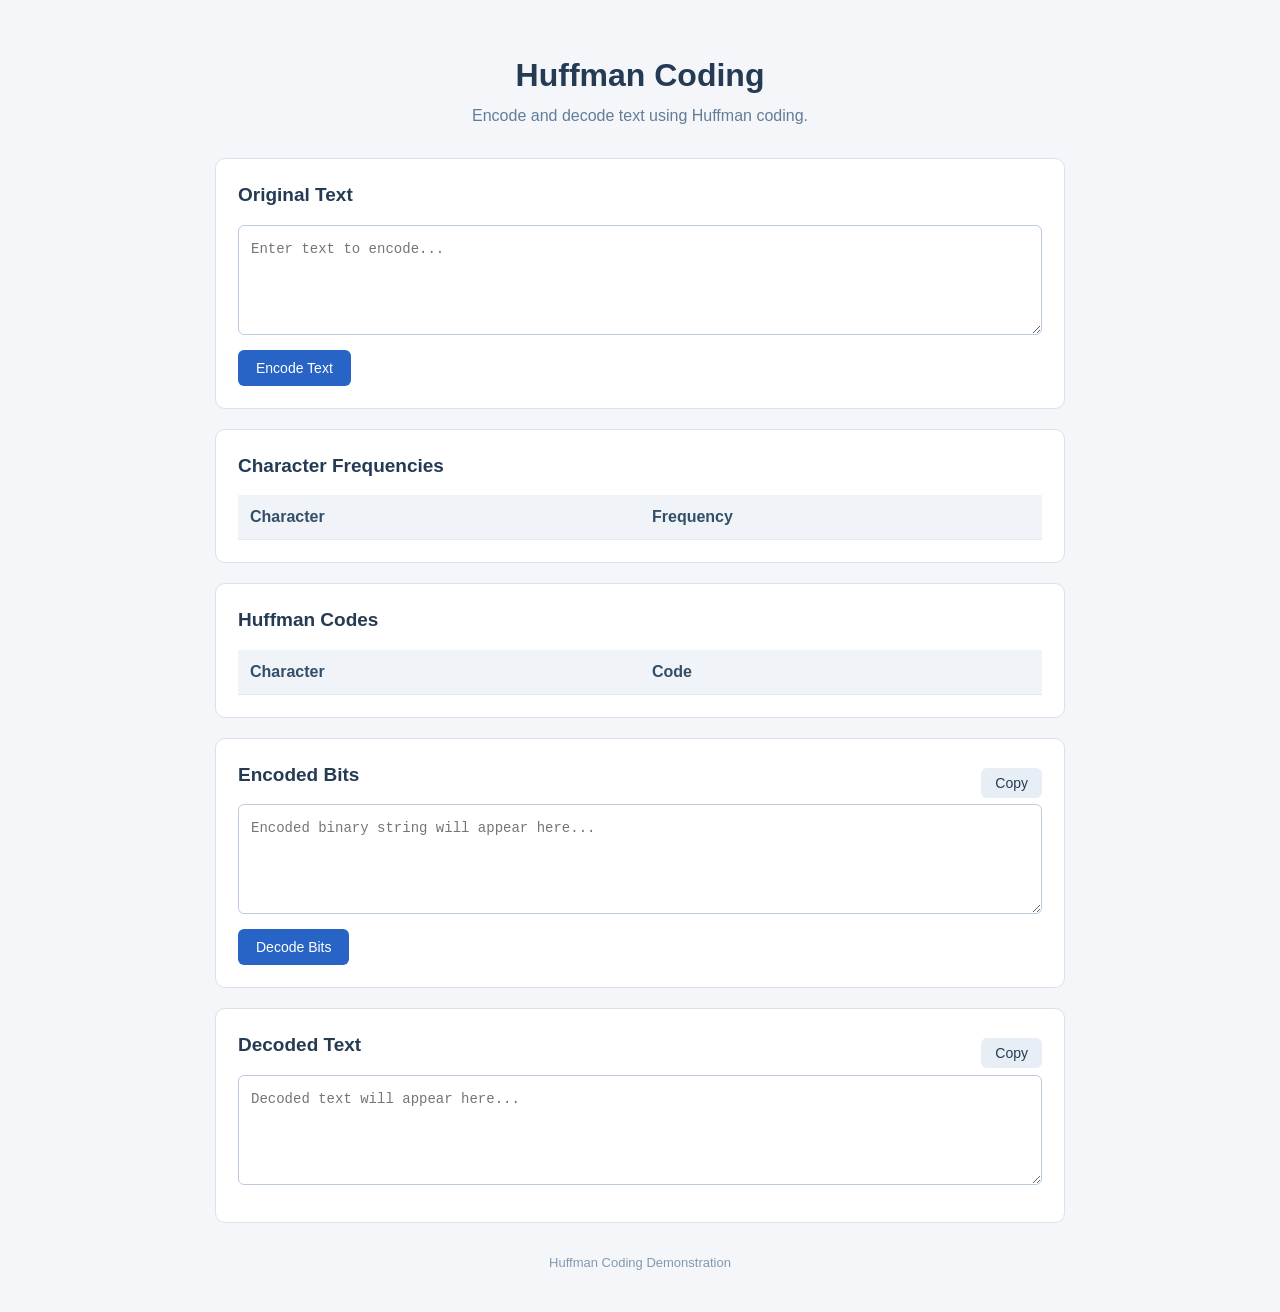
<file: index.html>
<!DOCTYPE html>
<html lang="en">
<head>
    <meta charset="UTF-8">
    <meta name="viewport" content="width=device-width, initial-scale=1.0">
    <title>Huffman Coding</title>
    <link rel="stylesheet" href="style.css">
    <script src="script.js" defer></script>
</head>
<body>
    <div class="container">
        <header>
            <h1>Huffman Coding</h1>
            <p>Encode and decode text using Huffman coding.</p>
        </header>

        <section class="panel">
            <h2>Original Text</h2>

            <textarea
                id="inputText"
                placeholder="Enter text to encode..."
                spellcheck="false"
            ></textarea>

            <button id="encodeBtn">Encode Text</button>
            <p id="status" class="status" aria-live="polite"></p>
        </section>

        <section class="panel">
            <h2>Character Frequencies</h2>

            <div class="table-container">
                <table>
                    <thead>
                        <tr>
                            <th>Character</th>
                            <th>Frequency</th>
                        </tr>
                    </thead>
                    <tbody id="frequencyTable"></tbody>
                </table>
            </div>
        </section>

        <section class="panel">
            <h2>Huffman Codes</h2>

            <div class="table-container">
                <table>
                    <thead>
                        <tr>
                            <th>Character</th>
                            <th>Code</th>
                </tr>
                    </thead>
                    <tbody id="codeTable"></tbody>
                </table>
            </div>
        </section>

        <section class="panel">
            <div class="section-heading">
                <h2>Encoded Bits</h2>
                <button id="copyEncodedBtn" class="secondary">
                    Copy
                </button>
            </div>

            <textarea
                id="encodedText"
                placeholder="Encoded binary string will appear here..."
                spellcheck="false"
            ></textarea>

            <button id="decodeBtn">Decode Bits</button>
        </section>

        <section class="panel">
            <div class="section-heading">
                <h2>Decoded Text</h2>
                <button id="copyDecodedBtn" class="secondary">
                    Copy
                </button>
            </div>

            <textarea
                id="decodedText"
                placeholder="Decoded text will appear here..."
                readonly
                spellcheck="false"
            ></textarea>
        </section>

        <footer>
            Huffman Coding Demonstration
        </footer>
    </div>
</body>
</html>
</file>
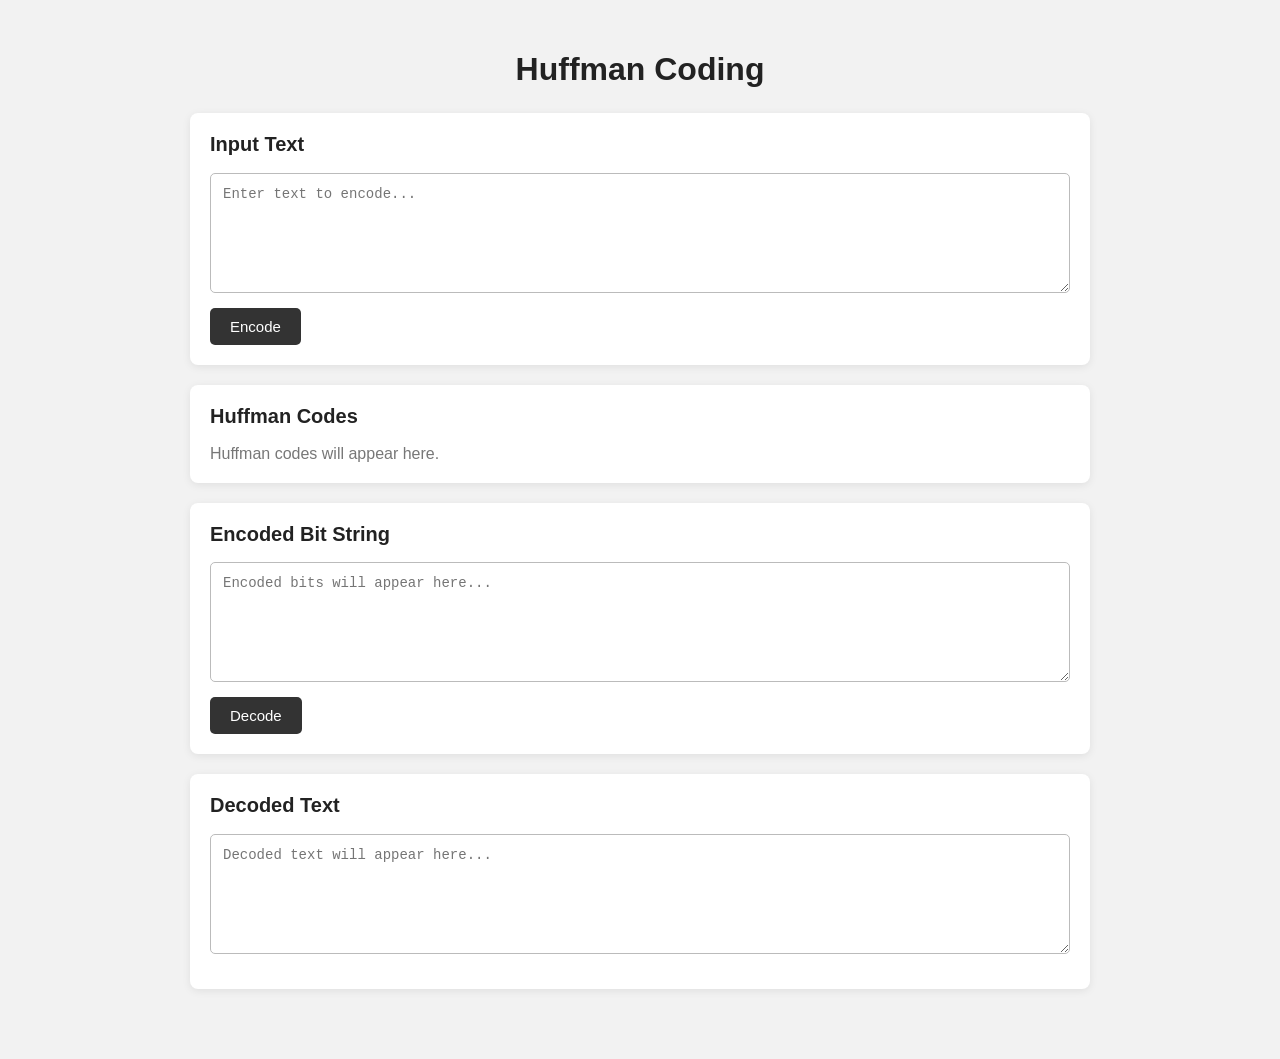
<file: web/index.html>
<!DOCTYPE html>
<html lang="en">

<head>
    <meta charset="UTF-8">
    <meta name="viewport"
          content="width=device-width, initial-scale=1.0">

    <title>Huffman Coding</title>

    <link rel="stylesheet" href="style.css">
</head>

<body>

<div class="container">

    <h1>Huffman Coding</h1>


    <section class="card">

        <h2>Input Text</h2>

        <textarea
            id="inputText"
            placeholder="Enter text to encode..."
            spellcheck="false"></textarea>

        <button id="encodeButton">
            Encode
        </button>

    </section>


    <section class="card">

        <h2>Huffman Codes</h2>

        <div id="codesContainer">

            <p class="placeholder">
                Huffman codes will appear here.
            </p>

        </div>

    </section>


    <section class="card">

        <h2>Encoded Bit String</h2>

        <textarea
            id="encodedBits"
            placeholder="Encoded bits will appear here..."
            readonly
            spellcheck="false"></textarea>

        <button id="decodeButton">
            Decode
        </button>

    </section>


    <section class="card">

        <h2>Decoded Text</h2>

        <textarea
            id="decodedText"
            placeholder="Decoded text will appear here..."
            readonly
            spellcheck="false"></textarea>

    </section>


    <div id="status"></div>

</div>

<script src="script.js"></script>

</body>

</html>
</file>
<file: style.css>
* {
    box-sizing: border-box;
}

body {
    margin: 0;
    padding: 30px 16px;
    font-family: Arial, sans-serif;
    background: #f4f6f9;
    color: #222;
    line-height: 1.5;
}

.container {
    max-width: 850px;
    margin: 0 auto;
}

header {
    text-align: center;
    margin-bottom: 30px;
}

header h1 {
    margin-bottom: 5px;
    color: #243b53;
}

header p {
    margin-top: 0;
    color: #627d98;
}

.panel {
    background: #fff;
    padding: 22px;
    margin-bottom: 20px;
    border: 1px solid #d9e2ec;
    border-radius: 10px;
}

h2 {
    font-size: 19px;
    margin: 0 0 15px;
    color: #243b53;
}

textarea {
    display: block;
    width: 100%;
    min-height: 110px;
    padding: 12px;
    margin-bottom: 15px;
    border: 1px solid #bcccdc;
    border-radius: 6px;
    font-family: Consolas, monospace;
    font-size: 14px;
    line-height: 1.6;
    resize: vertical;
    overflow-wrap: anywhere;
}

textarea:focus {
    outline: 2px solid #7aa7e8;
    border-color: #3973c6;
}

button {
    padding: 10px 18px;
    border: none;
    border-radius: 6px;
    background: #2764c5;
    color: white;
    font-size: 14px;
    cursor: pointer;
}

button:hover {
    background: #1c4f9c;
}

button:disabled {
    opacity: 0.5;
    cursor: not-allowed;
}

button.secondary {
    padding: 7px 14px;
    background: #e8eef6;
    color: #243b53;
}

button.secondary:hover {
    background: #d5e1f0;
}

.section-heading {
    display: flex;
    justify-content: space-between;
    align-items: center;
    gap: 12px;
}

.table-container {
    overflow-x: auto;
}

table {
    width: 100%;
    table-layout: fixed;
    border-collapse: collapse;
}

th,
td {
    padding: 10px 12px;
    text-align: left;
    border-bottom: 1px solid #e5eaf0;
}

th {
    background: #f0f4f8;
    color: #334e68;
}

td {
    overflow-wrap: anywhere;
}

tbody tr:last-child td {
    border-bottom: none;
}

.status {
    margin-bottom: 0;
    font-size: 14px;
    overflow-wrap: anywhere;
}

.status:empty {
    display: none;
}

.status.error {
    color: #c62828;
}

.status.success {
    color: #247a40;
}

footer {
    text-align: center;
    color: #829ab1;
    font-size: 13px;
    padding: 10px;
}

@media (max-width: 500px) {
    body {
        padding: 18px 10px;
    }

    .panel {
        padding: 16px;
    }

    header h1 {
        font-size: 26px;
    }

    h2 {
        font-size: 17px;
    }

    th,
    td {
        padding: 8px;
    }
}
</file>
<file: web/style.css>
* {
    box-sizing: border-box;
}

body {
    margin: 0;
    padding: 30px 15px;

    font-family:
        Arial,
        Helvetica,
        sans-serif;

    background: #f2f2f2;
    color: #222;
}

.container {
    width: min(900px, 100%);
    margin: 0 auto;
}

h1 {
    margin-bottom: 25px;
    text-align: center;
}

h2 {
    margin-top: 0;
    font-size: 20px;
}

.card {
    background: white;

    padding: 20px;
    margin-bottom: 20px;

    border-radius: 8px;

    box-shadow:
        0 2px 8px rgba(0, 0, 0, 0.08);
}

textarea {
    display: block;

    width: 100%;
    min-height: 120px;

    resize: vertical;

    padding: 12px;

    margin-bottom: 15px;

    border: 1px solid #bbb;
    border-radius: 5px;

    font-family:
        Consolas,
        "Courier New",
        monospace;

    font-size: 14px;

    outline: none;
}

textarea:focus {
    border-color: #555;
}

button {
    padding: 10px 20px;

    border: none;
    border-radius: 5px;

    background: #333;
    color: white;

    font-size: 15px;

    cursor: pointer;
}

button:hover {
    background: #555;
}

button:disabled {
    background: #999;
    cursor: not-allowed;
}


#codesContainer {
    overflow-x: auto;
}

.code-table {
    width: 100%;

    border-collapse: collapse;

    font-family:
        Consolas,
        "Courier New",
        monospace;
}

.code-table th,
.code-table td {
    padding: 9px 12px;

    border: 1px solid #ccc;

    text-align: left;
}

.code-table th {
    background: #eee;
}

.code-table td:nth-child(2) {
    font-family:
        Consolas,
        "Courier New",
        monospace;
}


.placeholder {
    color: #777;
    margin: 0;
}


#status {
    min-height: 20px;

    text-align: center;

    font-size: 14px;

    margin-top: 10px;
}
</file>
